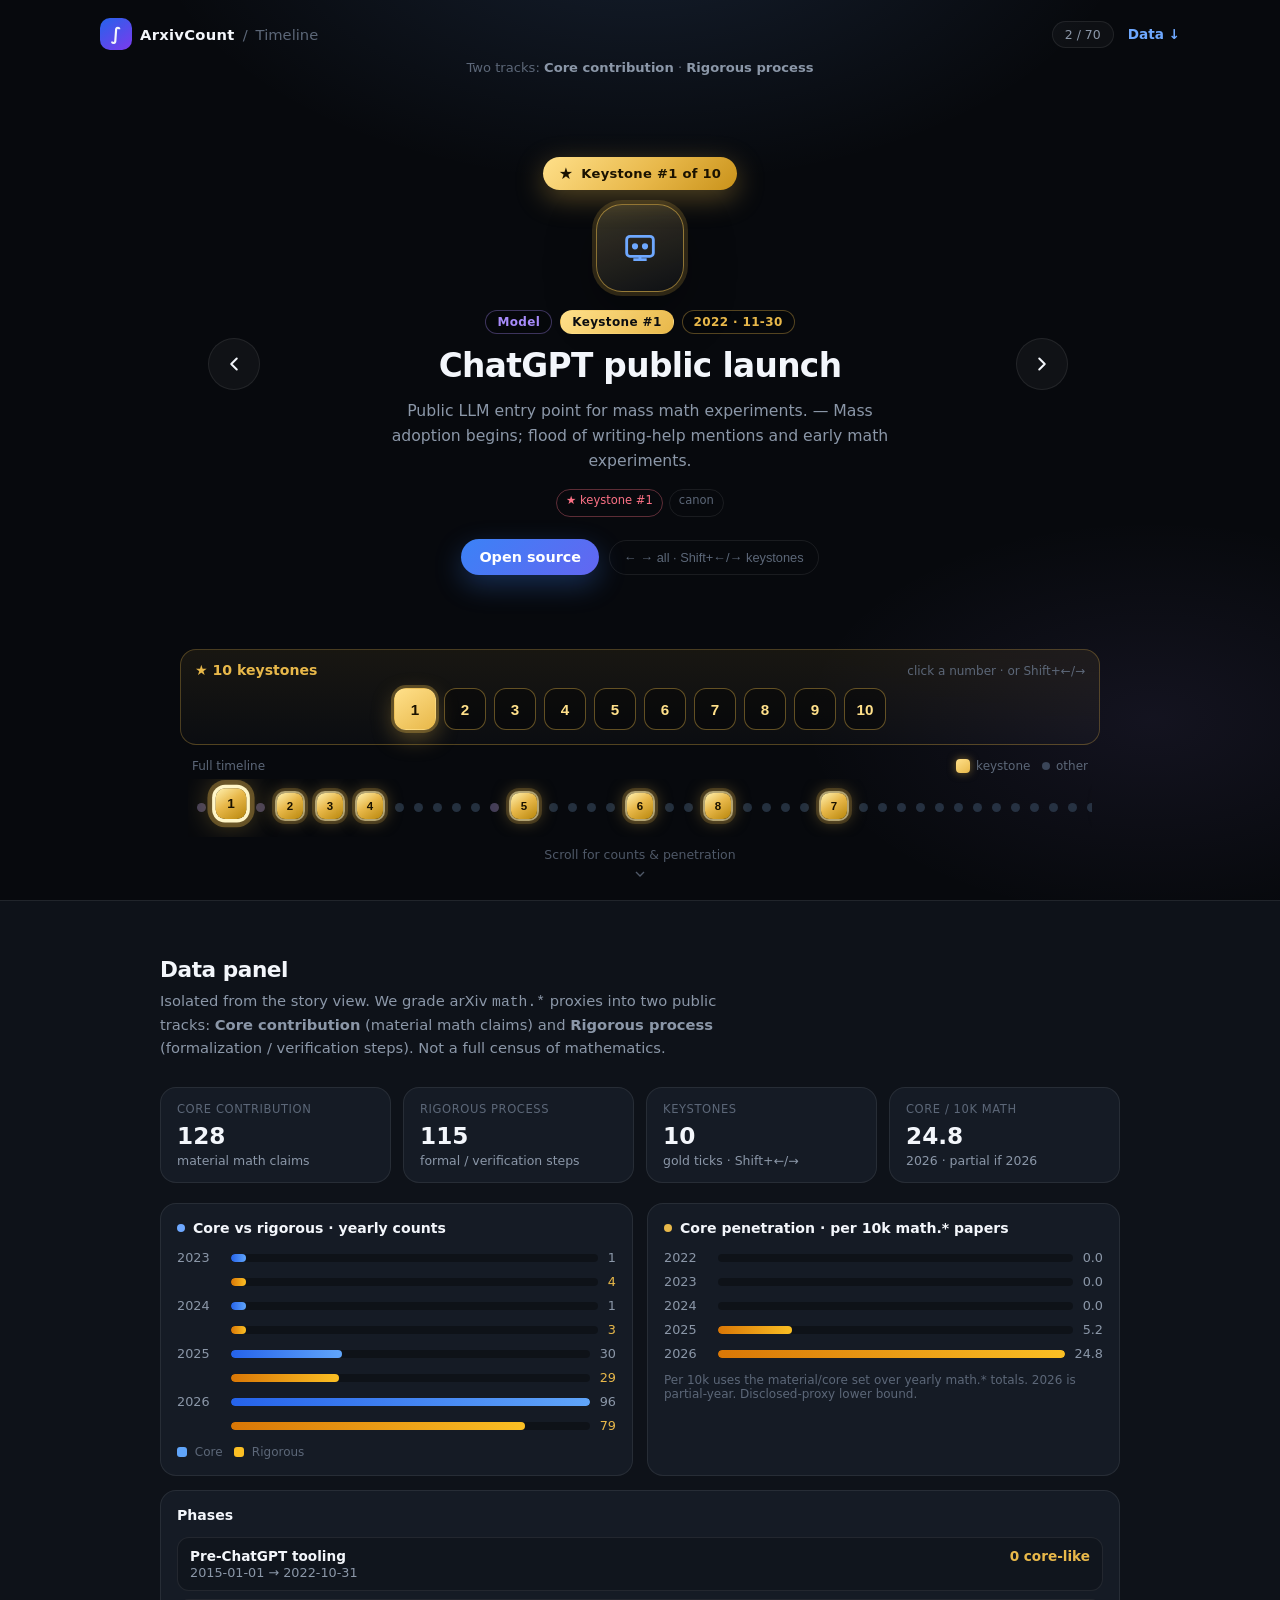
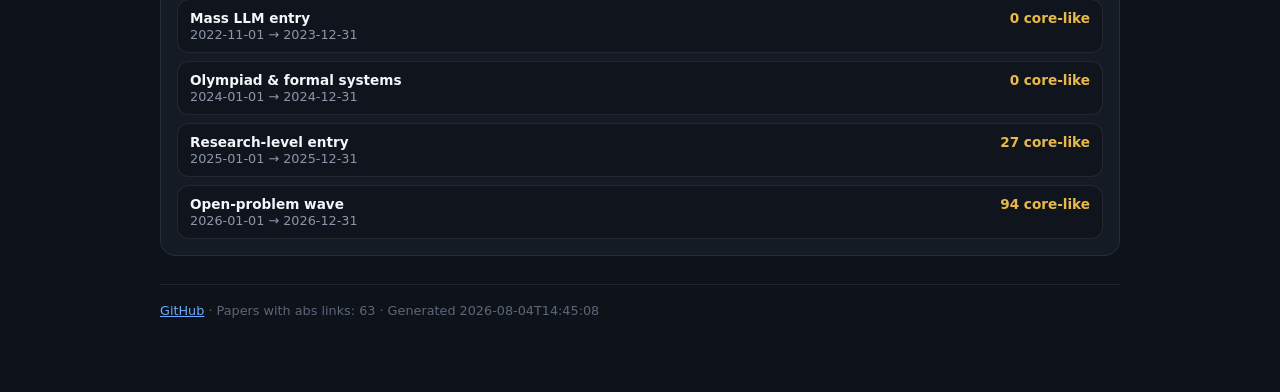
<file: web/timeline/index.html>
<!DOCTYPE html>
<html lang="en">
<head>
  <meta charset="UTF-8" />
  <meta name="viewport" content="width=device-width, initial-scale=1" />
  <title>ArxivCount · Timeline</title>
  <meta name="description" content="Interactive timeline of AI-assisted mathematics on arXiv" />
  <link rel="stylesheet" href="./styles.css?v=5" />
</head>
<body>
  <main class="hero" id="hero">
    <header class="hero-bar">
      <div class="brand">
        <span class="brand-mark" aria-hidden="true">∫</span>
        <span class="brand-name">ArxivCount</span>
        <span class="brand-sep">/</span>
        <span class="brand-sub">Timeline</span>
      </div>
      <div class="hero-bar-right">
        <span class="pill" id="progressPill">—</span>
        <a class="text-link" href="#data">Data ↓</a>
      </div>
    </header>

    <p class="dual-banner" id="dualBanner">
      Two tracks: <strong>Core contribution</strong> · <strong>Rigorous process</strong>
    </p>

    <div class="stage">
      <button type="button" class="nav-fab prev" id="btnPrev" aria-label="Previous">
        <svg width="22" height="22" viewBox="0 0 24 24" fill="none" stroke="currentColor" stroke-width="2.2" stroke-linecap="round" stroke-linejoin="round"><path d="M15 18l-6-6 6-6"/></svg>
      </button>

      <article class="focus" id="focusCard">
        <div class="keystone-banner" id="keystoneBanner" hidden>
          <span class="keystone-banner-star" aria-hidden="true">★</span>
          <span id="keystoneBannerText">Keystone</span>
        </div>
        <div class="focus-icon-wrap" id="focusIcon" aria-hidden="true"></div>
        <div class="focus-meta">
          <span class="chip chip-kind" id="focusKind">—</span>
          <span class="chip chip-track" id="focusTrack">—</span>
          <span class="chip chip-date" id="focusDate">—</span>
        </div>
        <h1 class="focus-title" id="focusTitle">…</h1>
        <p class="focus-note" id="focusNote"></p>
        <div class="focus-tags" id="focusTags"></div>
        <div class="focus-cta">
          <a class="btn-primary" id="focusLink" href="#" target="_blank" rel="noopener">Open paper</a>
          <a class="btn-secondary" id="focusPdf" href="#" target="_blank" rel="noopener" style="display:none">PDF</a>
          <button type="button" class="btn-ghost" id="btnHintKeys">← → all · Shift+←/→ keystones</button>
        </div>
      </article>

      <button type="button" class="nav-fab next" id="btnNext" aria-label="Next">
        <svg width="22" height="22" viewBox="0 0 24 24" fill="none" stroke="currentColor" stroke-width="2.2" stroke-linecap="round" stroke-linejoin="round"><path d="M9 18l6-6-6-6"/></svg>
      </button>
    </div>

    <!-- Dedicated keystone strip — always obvious -->
    <section class="keystone-strip" aria-label="Ten keystone milestones">
      <div class="keystone-strip-head">
        <span class="keystone-strip-title">★ 10 keystones</span>
        <span class="keystone-strip-hint">click a number · or Shift+←/→</span>
      </div>
      <div class="keystone-buttons" id="keystoneButtons"></div>
    </section>

    <div class="scrub">
      <div class="scrub-label">Full timeline <span class="scrub-legend"><i class="lg-key"></i> keystone &nbsp; <i class="lg-dot"></i> other</span></div>
      <div class="scrub-track" id="scrubTrack" role="listbox" aria-label="Timeline"></div>
    </div>

    <a class="scroll-cue" href="#data">
      <span>Scroll for counts &amp; penetration</span>
      <svg width="16" height="16" viewBox="0 0 24 24" fill="none" stroke="currentColor" stroke-width="2"><path d="M6 9l6 6 6-6"/></svg>
    </a>
  </main>

  <section class="data-zone" id="data">
    <div class="data-inner">
      <header class="data-head">
        <h2>Data panel</h2>
        <p>
          Isolated from the story view. We grade arXiv <code>math.*</code> proxies into two public tracks:
          <strong>Core contribution</strong> (material math claims) and
          <strong>Rigorous process</strong> (formalization / verification steps).
          Not a full census of mathematics.
        </p>
      </header>

      <div class="metric-row" id="metricRow"></div>

      <div class="grid-2">
        <div class="panel">
          <div class="panel-title">
            <span class="dot wide"></span>
            Core vs rigorous · yearly counts
          </div>
          <div id="chartCounts" class="chart-area"></div>
          <p class="legend"><span class="sw wide"></span> Core &nbsp; <span class="sw strict"></span> Rigorous</p>
        </div>
        <div class="panel">
          <div class="panel-title">
            <span class="dot strict"></span>
            Core penetration · per 10k math.* papers
          </div>
          <div id="chartPen" class="chart-area"></div>
          <p class="legend" id="penFoot">Denominator: arXiv API <code>cat:math*</code> (strict/core material set)</p>
        </div>
      </div>

      <div class="panel phases-panel">
        <div class="panel-title">Phases</div>
        <div class="phase-grid" id="phaseGrid"></div>
      </div>

      <footer class="data-foot" id="dataFoot"></footer>
    </div>
  </section>

  <script src="./data.js?v=5"></script>
  <script src="./app.js?v=5"></script>
</body>
</html>
</file>
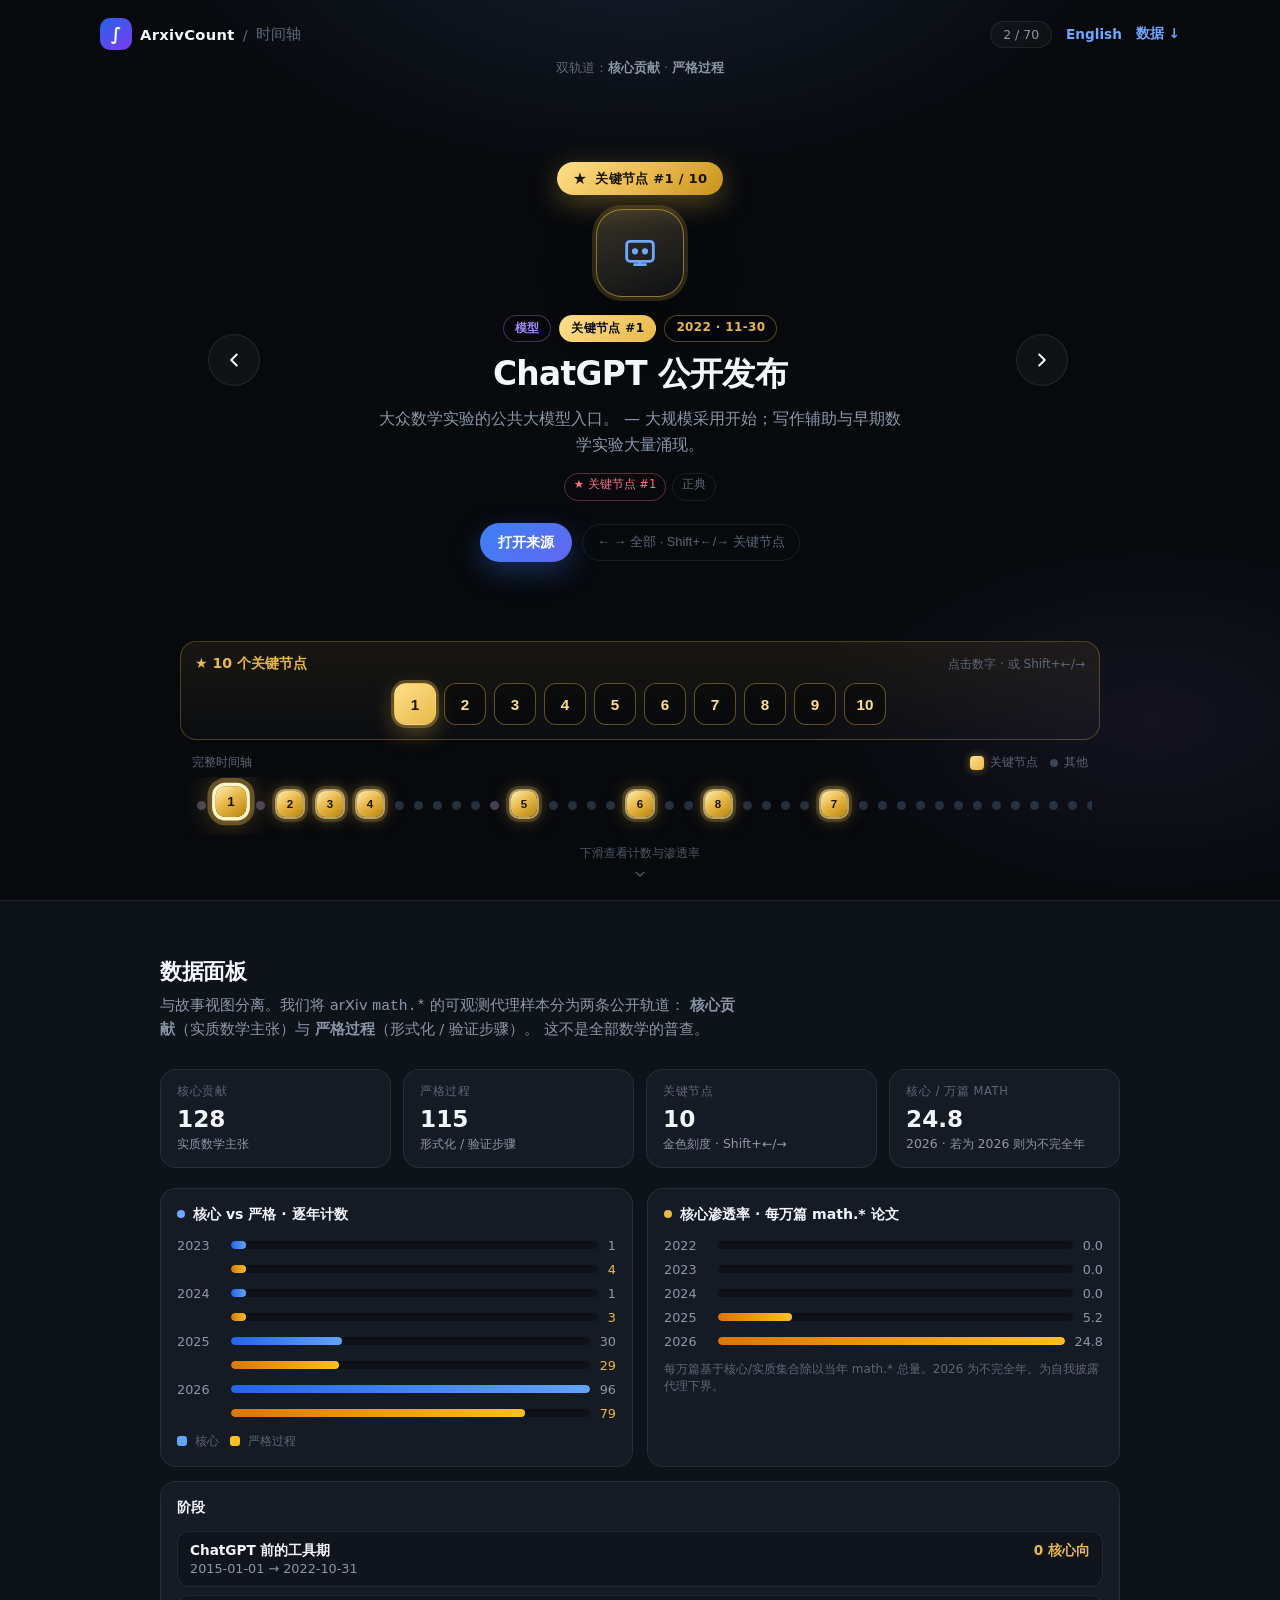
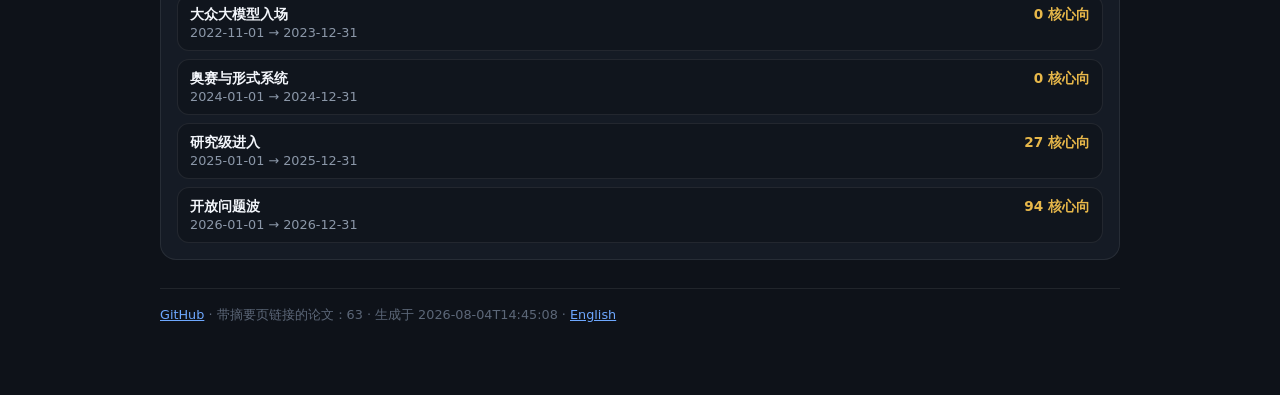
<file: web/timeline/zh/index.html>
<!DOCTYPE html>
<html lang="zh-CN">
<head>
  <meta charset="UTF-8" />
  <meta name="viewport" content="width=device-width, initial-scale=1" />
  <title>ArxivCount · 时间轴</title>
  <meta name="description" content="arXiv 上 AI 辅助数学的交互时间轴（中文版）" />
  <link rel="stylesheet" href="../styles.css?v=6" />
</head>
<body>
  <main class="hero" id="hero">
    <header class="hero-bar">
      <div class="brand">
        <span class="brand-mark" aria-hidden="true">∫</span>
        <span class="brand-name">ArxivCount</span>
        <span class="brand-sep">/</span>
        <span class="brand-sub">时间轴</span>
      </div>
      <div class="hero-bar-right">
        <span class="pill" id="progressPill">—</span>
        <a class="text-link" href="../" hreflang="en">English</a>
        <a class="text-link" href="#data">数据 ↓</a>
      </div>
    </header>

    <p class="dual-banner" id="dualBanner">
      双轨道：<strong>核心贡献</strong> · <strong>严格过程</strong>
    </p>

    <div class="stage">
      <button type="button" class="nav-fab prev" id="btnPrev" aria-label="上一项">
        <svg width="22" height="22" viewBox="0 0 24 24" fill="none" stroke="currentColor" stroke-width="2.2" stroke-linecap="round" stroke-linejoin="round"><path d="M15 18l-6-6 6-6"/></svg>
      </button>

      <article class="focus" id="focusCard">
        <div class="keystone-banner" id="keystoneBanner" hidden>
          <span class="keystone-banner-star" aria-hidden="true">★</span>
          <span id="keystoneBannerText">关键节点</span>
        </div>
        <div class="focus-icon-wrap" id="focusIcon" aria-hidden="true"></div>
        <div class="focus-meta">
          <span class="chip chip-kind" id="focusKind">—</span>
          <span class="chip chip-track" id="focusTrack">—</span>
          <span class="chip chip-date" id="focusDate">—</span>
        </div>
        <h1 class="focus-title" id="focusTitle">…</h1>
        <p class="focus-note" id="focusNote"></p>
        <div class="focus-tags" id="focusTags"></div>
        <div class="focus-cta">
          <a class="btn-primary" id="focusLink" href="#" target="_blank" rel="noopener">打开论文</a>
          <a class="btn-secondary" id="focusPdf" href="#" target="_blank" rel="noopener" style="display:none">PDF</a>
          <button type="button" class="btn-ghost" id="btnHintKeys">← → 全部 · Shift+←/→ 关键节点</button>
        </div>
      </article>

      <button type="button" class="nav-fab next" id="btnNext" aria-label="下一项">
        <svg width="22" height="22" viewBox="0 0 24 24" fill="none" stroke="currentColor" stroke-width="2.2" stroke-linecap="round" stroke-linejoin="round"><path d="M9 18l6-6-6-6"/></svg>
      </button>
    </div>

    <section class="keystone-strip" aria-label="十大关键节点">
      <div class="keystone-strip-head">
        <span class="keystone-strip-title">★ 10 个关键节点</span>
        <span class="keystone-strip-hint">点击数字 · 或 Shift+←/→</span>
      </div>
      <div class="keystone-buttons" id="keystoneButtons"></div>
    </section>

    <div class="scrub">
      <div class="scrub-label">完整时间轴 <span class="scrub-legend"><i class="lg-key"></i> 关键节点 &nbsp; <i class="lg-dot"></i> 其他</span></div>
      <div class="scrub-track" id="scrubTrack" role="listbox" aria-label="时间轴"></div>
    </div>

    <a class="scroll-cue" href="#data">
      <span>下滑查看计数与渗透率</span>
      <svg width="16" height="16" viewBox="0 0 24 24" fill="none" stroke="currentColor" stroke-width="2"><path d="M6 9l6 6 6-6"/></svg>
    </a>
  </main>

  <section class="data-zone" id="data">
    <div class="data-inner">
      <header class="data-head">
        <h2>数据面板</h2>
        <p>
          与故事视图分离。我们将 arXiv <code>math.*</code> 的可观测代理样本分为两条公开轨道：
          <strong>核心贡献</strong>（实质数学主张）与
          <strong>严格过程</strong>（形式化 / 验证步骤）。
          这不是全部数学的普查。
        </p>
      </header>

      <div class="metric-row" id="metricRow"></div>

      <div class="grid-2">
        <div class="panel">
          <div class="panel-title">
            <span class="dot wide"></span>
            核心 vs 严格 · 逐年计数
          </div>
          <div id="chartCounts" class="chart-area"></div>
          <p class="legend"><span class="sw wide"></span> 核心 &nbsp; <span class="sw strict"></span> 严格过程</p>
        </div>
        <div class="panel">
          <div class="panel-title">
            <span class="dot strict"></span>
            核心渗透率 · 每万篇 math.* 论文
          </div>
          <div id="chartPen" class="chart-area"></div>
          <p class="legend" id="penFoot">分母：arXiv API <code>cat:math*</code>（严格/核心实质集合）</p>
        </div>
      </div>

      <div class="panel phases-panel">
        <div class="panel-title">阶段</div>
        <div class="phase-grid" id="phaseGrid"></div>
      </div>

      <footer class="data-foot" id="dataFoot"></footer>
    </div>
  </section>

  <script src="../data.js?v=6"></script>
  <script src="./i18n.js?v=6"></script>
  <script src="./app.js?v=6"></script>
</body>
</html>
</file>
<file: web/timeline/styles.css>
:root {
  --bg0: #07090d;
  --bg1: #0e1219;
  --bg2: #151b25;
  --line: rgba(255, 255, 255, 0.08);
  --text: #f3f6fb;
  --muted: #8b97a8;
  --faint: #5c6778;
  --blue: #6ea8ff;
  --gold: #e8b84a;
  --violet: #a78bfa;
  --green: #4ade80;
  --coral: #fb7185;
  --radius: 20px;
  --font: "Segoe UI", "PingFang SC", "Noto Sans SC", "Helvetica Neue", system-ui, sans-serif;
}

* { box-sizing: border-box; }
html { scroll-behavior: smooth; }
body {
  margin: 0;
  font-family: var(--font);
  color: var(--text);
  background: var(--bg0);
  min-height: 100vh;
}

/* ===== HERO: one story ===== */
.hero {
  min-height: 100vh;
  min-height: 100dvh;
  display: flex;
  flex-direction: column;
  padding: 18px 20px 12px;
  background:
    radial-gradient(900px 500px at 50% -10%, rgba(110, 168, 255, 0.14), transparent 55%),
    radial-gradient(700px 400px at 90% 80%, rgba(167, 139, 250, 0.08), transparent 50%),
    var(--bg0);
}

.hero-bar {
  display: flex;
  justify-content: space-between;
  align-items: center;
  max-width: 1080px;
  width: 100%;
  margin: 0 auto 8px;
}
.brand { display: flex; align-items: center; gap: 8px; font-size: 0.92rem; }
.brand-mark {
  width: 32px; height: 32px; border-radius: 10px;
  display: grid; place-items: center;
  background: linear-gradient(145deg, #2563eb, #7c3aed);
  font-weight: 700; font-size: 1.1rem;
}
.brand-name { font-weight: 650; letter-spacing: 0.02em; }
.brand-sep, .brand-sub { color: var(--faint); }
.hero-bar-right { display: flex; align-items: center; gap: 14px; }
.pill {
  font-size: 0.78rem;
  color: var(--muted);
  border: 1px solid var(--line);
  background: rgba(255,255,255,0.03);
  border-radius: 999px;
  padding: 5px 12px;
  font-variant-numeric: tabular-nums;
}
.text-link {
  color: var(--blue);
  text-decoration: none;
  font-size: 0.85rem;
  font-weight: 600;
}
.text-link:hover { text-decoration: underline; }

.stage {
  flex: 1;
  display: grid;
  grid-template-columns: 56px minmax(0, 720px) 56px;
  gap: 16px;
  align-items: center;
  justify-content: center;
  max-width: 1080px;
  width: 100%;
  margin: 0 auto;
  padding: 12px 0 8px;
}

.nav-fab {
  width: 52px; height: 52px; border-radius: 999px;
  border: 1px solid var(--line);
  background: rgba(255,255,255,0.04);
  color: var(--text);
  display: grid; place-items: center;
  cursor: pointer;
  transition: transform .15s ease, border-color .15s ease, background .15s ease;
}
.nav-fab:hover:not(:disabled) {
  border-color: rgba(110,168,255,0.5);
  background: rgba(110,168,255,0.1);
  transform: scale(1.05);
}
.nav-fab:disabled { opacity: 0.25; cursor: default; }

.focus {
  text-align: center;
  padding: 8px 12px 4px;
  animation: fadeIn .28s ease;
}
@keyframes fadeIn {
  from { opacity: 0; transform: translateY(8px); }
  to { opacity: 1; transform: none; }
}

.focus-icon-wrap {
  width: 88px; height: 88px;
  margin: 0 auto 18px;
  border-radius: 26px;
  display: grid; place-items: center;
  background: linear-gradient(160deg, rgba(255,255,255,0.08), rgba(255,255,255,0.02));
  border: 1px solid var(--line);
  box-shadow: 0 20px 50px rgba(0,0,0,0.35);
}
.focus-icon-wrap svg { width: 40px; height: 40px; }

.focus-meta {
  display: flex; justify-content: center; flex-wrap: wrap; gap: 8px;
  margin-bottom: 12px;
}
.chip {
  font-size: 0.75rem;
  font-weight: 600;
  letter-spacing: 0.03em;
  border-radius: 999px;
  padding: 4px 11px;
  border: 1px solid var(--line);
  color: var(--muted);
  background: rgba(0,0,0,0.2);
}
.chip-kind { color: var(--violet); border-color: rgba(167,139,250,0.35); }
.chip-date { color: var(--gold); border-color: rgba(232,184,74,0.35); }
.chip-track { color: var(--blue); border-color: rgba(110,168,255,0.35); }
.chip-track.core { color: #fbbf24; border-color: rgba(251,191,36,0.4); }
.chip-track.rigorous { color: #a78bfa; border-color: rgba(167,139,250,0.4); }
.chip-track.both { color: #4ade80; border-color: rgba(74,222,128,0.4); }
.chip-keystone {
  color: #0b0d10 !important;
  background: linear-gradient(135deg, #ffe08a, #e8b84a) !important;
  border-color: transparent !important;
  font-weight: 750;
}

.dual-banner {
  max-width: 720px;
  margin: 0 auto 4px;
  text-align: center;
  color: var(--faint);
  font-size: 0.82rem;
  line-height: 1.45;
}
.dual-banner strong { color: var(--muted); font-weight: 650; }

/* Card keystone banner */
.keystone-banner {
  display: inline-flex;
  align-items: center;
  gap: 8px;
  margin: 0 auto 14px;
  padding: 7px 16px;
  border-radius: 999px;
  background: linear-gradient(135deg, #ffe08a, #e8b84a 55%, #c9921a);
  color: #1a1200;
  font-weight: 750;
  font-size: 0.82rem;
  letter-spacing: 0.02em;
  box-shadow: 0 8px 28px rgba(232, 184, 74, 0.35);
}
.keystone-banner[hidden] { display: none !important; }
.keystone-banner-star { font-size: 1rem; }
.focus.is-keystone .focus-icon-wrap {
  border-color: rgba(232, 184, 74, 0.55);
  box-shadow: 0 0 0 4px rgba(232, 184, 74, 0.18), 0 20px 50px rgba(0,0,0,0.35);
  background: linear-gradient(160deg, rgba(255, 224, 138, 0.2), rgba(255,255,255,0.03));
}

/* Keystone strip */
.keystone-strip {
  max-width: 920px;
  width: 100%;
  margin: 6px auto 10px;
  padding: 12px 14px 14px;
  border-radius: 16px;
  border: 1px solid rgba(232, 184, 74, 0.28);
  background: linear-gradient(180deg, rgba(232, 184, 74, 0.08), rgba(255,255,255,0.02));
}
.keystone-strip-head {
  display: flex;
  justify-content: space-between;
  align-items: baseline;
  gap: 10px;
  margin-bottom: 10px;
  flex-wrap: wrap;
}
.keystone-strip-title {
  color: var(--gold);
  font-weight: 750;
  font-size: 0.88rem;
}
.keystone-strip-hint {
  color: var(--faint);
  font-size: 0.75rem;
}
.keystone-buttons {
  display: flex;
  flex-wrap: wrap;
  gap: 8px;
  justify-content: center;
}
.ks-btn {
  min-width: 42px;
  height: 42px;
  border-radius: 12px;
  border: 1px solid rgba(232, 184, 74, 0.4);
  background: rgba(0, 0, 0, 0.35);
  color: #ffe08a;
  font-weight: 800;
  font-size: 0.95rem;
  font-variant-numeric: tabular-nums;
  cursor: pointer;
  transition: transform .12s ease, background .12s ease, box-shadow .12s ease;
}
.ks-btn:hover {
  transform: translateY(-2px) scale(1.05);
  background: rgba(232, 184, 74, 0.15);
}
.ks-btn.active {
  background: linear-gradient(145deg, #ffe08a, #e8b84a);
  color: #1a1200;
  border-color: transparent;
  box-shadow: 0 0 0 3px rgba(232, 184, 74, 0.3), 0 8px 22px rgba(232, 184, 74, 0.35);
}
.scrub-label {
  display: flex;
  justify-content: space-between;
  align-items: center;
  color: var(--faint);
  font-size: 0.75rem;
  margin-bottom: 6px;
  padding: 0 4px;
}
.scrub-legend { display: inline-flex; align-items: center; gap: 4px; }
.scrub-legend i {
  display: inline-block;
  vertical-align: middle;
  margin-right: 2px;
}
.lg-key {
  width: 14px; height: 14px; border-radius: 4px;
  background: linear-gradient(145deg, #ffe08a, #e8b84a);
  box-shadow: 0 0 8px rgba(232,184,74,0.5);
}
.lg-dot {
  width: 8px; height: 8px; border-radius: 50%;
  background: #3a4558;
}

.btn-secondary {
  display: inline-flex; align-items: center;
  border: 1px solid var(--line);
  color: var(--text);
  text-decoration: none;
  font-weight: 600; font-size: 0.88rem;
  padding: 9px 16px; border-radius: 999px;
  background: rgba(255,255,255,0.04);
}
.btn-secondary:hover { border-color: rgba(110,168,255,0.45); color: var(--blue); }

.focus-title {
  margin: 0 auto 12px;
  max-width: 18em;
  font-size: clamp(1.45rem, 3.2vw, 2.05rem);
  line-height: 1.22;
  font-weight: 700;
  letter-spacing: -0.02em;
}
.focus-note {
  margin: 0 auto;
  max-width: 34em;
  color: var(--muted);
  font-size: 0.98rem;
  line-height: 1.6;
  min-height: 3.2em;
}
.focus-tags {
  display: flex; justify-content: center; flex-wrap: wrap; gap: 6px;
  margin-top: 16px; min-height: 28px;
}
.tag {
  font-size: 0.72rem;
  color: var(--faint);
  border: 1px solid var(--line);
  border-radius: 999px;
  padding: 3px 9px;
}
.tag.hot { color: var(--coral); border-color: rgba(251,113,133,0.35); }
.tag.ok { color: var(--green); border-color: rgba(74,222,128,0.3); }

.focus-cta {
  display: flex; justify-content: center; align-items: center; gap: 10px;
  margin-top: 22px; flex-wrap: wrap;
}
.btn-primary {
  display: inline-flex; align-items: center; gap: 6px;
  background: linear-gradient(135deg, #3b82f6, #6366f1);
  color: white; text-decoration: none;
  font-weight: 650; font-size: 0.9rem;
  padding: 10px 18px; border-radius: 999px;
  box-shadow: 0 10px 28px rgba(59,130,246,0.3);
}
.btn-primary:hover { filter: brightness(1.06); }
.btn-ghost {
  border: 1px solid var(--line);
  background: transparent;
  color: var(--faint);
  font-size: 0.8rem;
  padding: 9px 14px;
  border-radius: 999px;
  cursor: default;
}

/* scrub rail — minimal */
.scrub {
  max-width: 920px;
  width: 100%;
  margin: 4px auto 0;
  padding: 0 8px;
}
.scrub-track {
  display: flex;
  gap: 4px;
  overflow-x: auto;
  padding: 14px 6px 18px;
  scrollbar-width: thin;
  scrollbar-color: #2a3342 transparent;
}
.tick {
  flex: 0 0 auto;
  width: 9px;
  height: 9px;
  border-radius: 50%;
  border: none;
  padding: 0;
  cursor: pointer;
  background: #2a3344;
  opacity: 0.55;
  position: relative;
  transition: transform .12s ease, background .12s ease, box-shadow .12s ease, opacity .12s ease;
  margin: 10px 3px 0;
}
.tick:hover { transform: scale(1.35); background: #5a6a82; opacity: 0.9; }
.tick.canon { background: #5c5478; opacity: 0.7; }
.tick.core-tick { background: #3d5168; opacity: 0.55; }

/* KEYSTONE ticks — unmistakable */
.tick.keystone {
  width: 26px;
  height: 26px;
  margin: 0 5px;
  border-radius: 8px;
  opacity: 1;
  background: linear-gradient(145deg, #fff1b0 0%, #e8b84a 45%, #b8860b 100%);
  box-shadow:
    0 0 0 2px rgba(255, 240, 180, 0.55),
    0 0 0 5px rgba(232, 184, 74, 0.2),
    0 0 18px rgba(232, 184, 74, 0.55);
  border: none;
  z-index: 2;
  font-size: 0;
  color: transparent;
}
.tick.keystone .ks-num {
  position: absolute;
  inset: 0;
  display: grid;
  place-items: center;
  font-size: 0.72rem;
  font-weight: 900;
  color: #1a1200;
  pointer-events: none;
}
.tick.keystone:hover {
  transform: scale(1.12) translateY(-2px);
  opacity: 1;
}

/* Active non-keystone = blue ring (not gold — gold reserved for keystones) */
.tick.active:not(.keystone) {
  background: #6ea8ff;
  opacity: 1;
  transform: scale(1.55);
  box-shadow: 0 0 0 4px rgba(110, 168, 255, 0.28);
}
.tick.keystone.active {
  transform: scale(1.18) translateY(-2px);
  box-shadow:
    0 0 0 3px #fff6c8,
    0 0 0 7px rgba(232, 184, 74, 0.35),
    0 0 28px rgba(232, 184, 74, 0.65);
}

.tick .tip {
  display: none;
  position: absolute;
  bottom: calc(100% + 12px);
  left: 50%;
  transform: translateX(-50%);
  white-space: nowrap;
  font-size: 0.7rem;
  color: var(--text);
  background: #1a2130;
  border: 1px solid var(--line);
  border-radius: 8px;
  padding: 5px 8px;
  pointer-events: none;
  z-index: 5;
}
.tick:hover .tip, .tick.active .tip { display: block; }

.scroll-cue {
  display: flex;
  flex-direction: column;
  align-items: center;
  gap: 4px;
  margin: 10px auto 6px;
  color: var(--faint);
  text-decoration: none;
  font-size: 0.78rem;
  opacity: 0.85;
}
.scroll-cue:hover { color: var(--muted); }

/* ===== DATA ZONE: separated ===== */
.data-zone {
  background: var(--bg1);
  border-top: 1px solid var(--line);
  padding: 56px 20px 72px;
}
.data-inner { max-width: 960px; margin: 0 auto; }
.data-head { margin-bottom: 28px; max-width: 36em; }
.data-head h2 {
  margin: 0 0 8px;
  font-size: 1.35rem;
  letter-spacing: -0.02em;
}
.data-head p {
  margin: 0;
  color: var(--muted);
  line-height: 1.55;
  font-size: 0.92rem;
}

.metric-row {
  display: grid;
  grid-template-columns: repeat(4, 1fr);
  gap: 12px;
  margin-bottom: 20px;
}
.metric {
  background: var(--bg2);
  border: 1px solid var(--line);
  border-radius: 16px;
  padding: 14px 16px;
}
.metric .k { color: var(--faint); font-size: 0.72rem; text-transform: uppercase; letter-spacing: 0.05em; }
.metric .v { font-size: 1.45rem; font-weight: 700; margin-top: 6px; font-variant-numeric: tabular-nums; }
.metric .h { color: var(--muted); font-size: 0.78rem; margin-top: 4px; }

.grid-2 {
  display: grid;
  grid-template-columns: 1fr 1fr;
  gap: 14px;
  margin-bottom: 14px;
}
.panel {
  background: var(--bg2);
  border: 1px solid var(--line);
  border-radius: 16px;
  padding: 16px;
}
.panel-title {
  display: flex; align-items: center; gap: 8px;
  font-size: 0.88rem; font-weight: 650;
  margin-bottom: 14px;
}
.dot { width: 8px; height: 8px; border-radius: 50%; }
.dot.wide { background: var(--blue); }
.dot.strict { background: var(--gold); }

.chart-area { display: grid; gap: 9px; }
.bar-row {
  display: grid;
  grid-template-columns: 44px 1fr auto;
  gap: 10px;
  align-items: center;
  font-size: 0.8rem;
  color: var(--muted);
  font-variant-numeric: tabular-nums;
}
.bar-track {
  height: 8px;
  background: rgba(0,0,0,0.35);
  border-radius: 999px;
  overflow: hidden;
}
.bar-fill { height: 100%; border-radius: 999px; }
.bar-fill.wide { background: linear-gradient(90deg, #2563eb, #60a5fa); }
.bar-fill.strict { background: linear-gradient(90deg, #d97706, #fbbf24); }
.legend {
  margin: 12px 0 0;
  font-size: 0.75rem;
  color: var(--faint);
}
.sw {
  display: inline-block; width: 10px; height: 10px; border-radius: 3px;
  vertical-align: -1px; margin-right: 4px;
}
.sw.wide { background: #60a5fa; }
.sw.strict { background: #fbbf24; }

.phase-grid {
  display: grid;
  grid-template-columns: 1fr;
  gap: 8px;
}
.phase-item {
  display: grid;
  grid-template-columns: 1fr auto;
  gap: 8px;
  padding: 10px 12px;
  border-radius: 12px;
  background: rgba(0,0,0,0.2);
  border: 1px solid var(--line);
  font-size: 0.85rem;
}
.phase-item strong { font-weight: 650; }
.phase-item span { color: var(--muted); font-size: 0.8rem; }
.phase-item .n { color: var(--gold); font-variant-numeric: tabular-nums; font-weight: 600; }

.data-foot {
  margin-top: 28px;
  padding-top: 16px;
  border-top: 1px solid var(--line);
  color: var(--faint);
  font-size: 0.8rem;
  line-height: 1.55;
}
.data-foot a { color: var(--blue); }

@media (max-width: 820px) {
  .stage { grid-template-columns: 1fr; gap: 8px; }
  .nav-fab { width: 100%; height: 44px; border-radius: 12px; }
  .metric-row { grid-template-columns: 1fr 1fr; }
  .grid-2 { grid-template-columns: 1fr; }
  .focus-title { max-width: none; }
}
</file>
